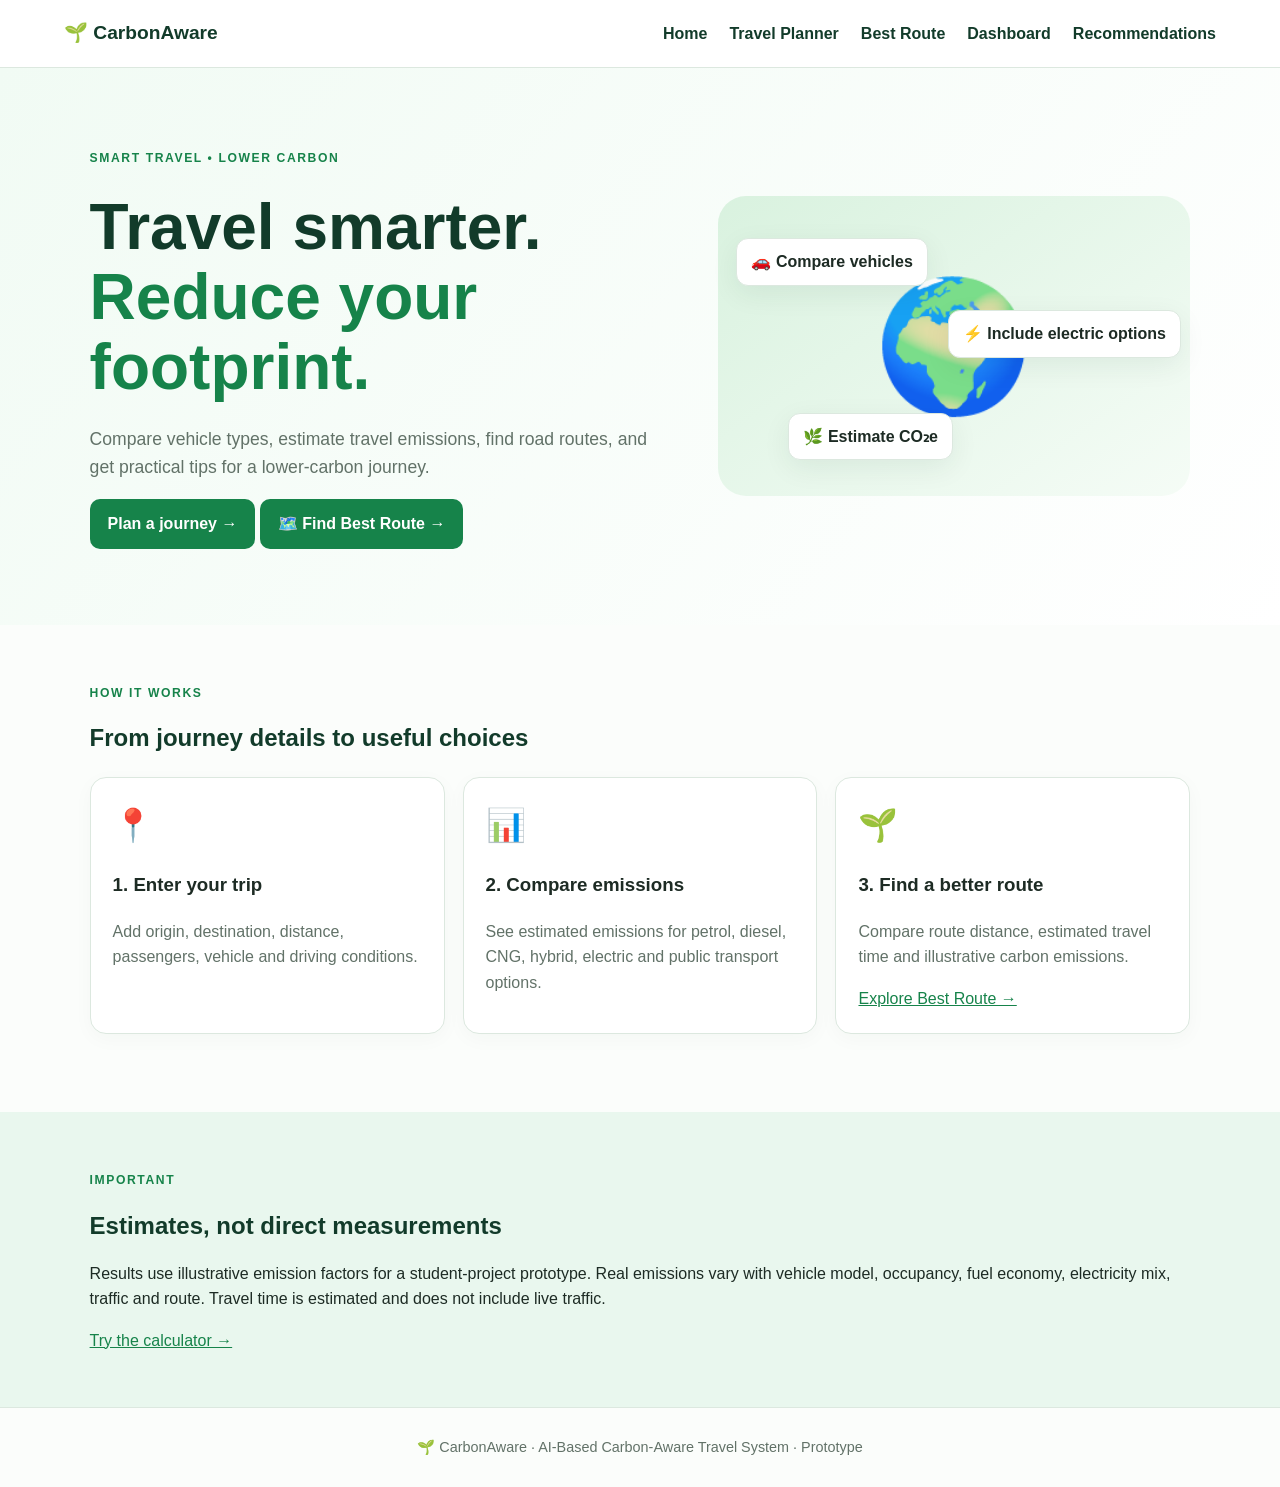
<file: index.html>
<!doctype html>
<html lang="en">
<head>
  <meta charset="utf-8">
  <meta name="viewport" content="width=device-width, initial-scale=1">
  <title>CarbonAware | Smart Travel Planner</title>
  <link rel="stylesheet" href="style.css">
</head>

<body>
  <nav class="nav">
    <a class="brand" href="index.html">🌱 CarbonAware</a>
    <div>
      <a href="index.html">Home</a>
      <a href="pages/calculator.html">Travel Planner</a>
      <a href="pages/best-route.html">Best Route</a>
      <a href="pages/dashboard.html">Dashboard</a>
      <a href="pages/recommendations.html">Recommendations</a>
    </div>
  </nav>

  <header class="hero">
    <div>
      <span class="eyebrow">SMART TRAVEL • LOWER CARBON</span>
      <h1>Travel smarter.<br><span>Reduce your footprint.</span></h1>
      <p>
        Compare vehicle types, estimate travel emissions, find road routes,
        and get practical tips for a lower-carbon journey.
      </p>
      <a class="btn" href="pages/calculator.html">Plan a journey →</a>
      <a class="btn" href="pages/best-route.html">🗺️ Find Best Route →</a>
    </div>

    <div class="hero-art">
      <div class="earth">🌍</div>
      <div class="float f1">🚗 Compare vehicles</div>
      <div class="float f2">⚡ Include electric options</div>
      <div class="float f3">🌿 Estimate CO₂e</div>
    </div>
  </header>

  <section class="section">
    <span class="eyebrow">HOW IT WORKS</span>
    <h2>From journey details to useful choices</h2>

    <div class="cards three">
      <article class="card">
        <div class="big-icon">📍</div>
        <h3>1. Enter your trip</h3>
        <p>
          Add origin, destination, distance, passengers, vehicle
          and driving conditions.
        </p>
      </article>

      <article class="card">
        <div class="big-icon">📊</div>
        <h3>2. Compare emissions</h3>
        <p>
          See estimated emissions for petrol, diesel, CNG, hybrid,
          electric and public transport options.
        </p>
      </article>

      <article class="card">
        <div class="big-icon">🌱</div>
        <h3>3. Find a better route</h3>
        <p>
          Compare route distance, estimated travel time and
          illustrative carbon emissions.
        </p>
        <a class="text-link" href="pages/best-route.html">
          Explore Best Route →
        </a>
      </article>
    </div>
  </section>

  <section class="section soft">
    <span class="eyebrow">IMPORTANT</span>
    <h2>Estimates, not direct measurements</h2>
    <p>
      Results use illustrative emission factors for a student-project
      prototype. Real emissions vary with vehicle model, occupancy,
      fuel economy, electricity mix, traffic and route. Travel time
      is estimated and does not include live traffic.
    </p>
    <a class="text-link" href="pages/calculator.html">Try the calculator →</a>
  </section>

  <footer>
    🌱 CarbonAware · AI-Based Carbon-Aware Travel System · Prototype
  </footer>

  <script src="script.js"></script>
</body>
</html>
</file>
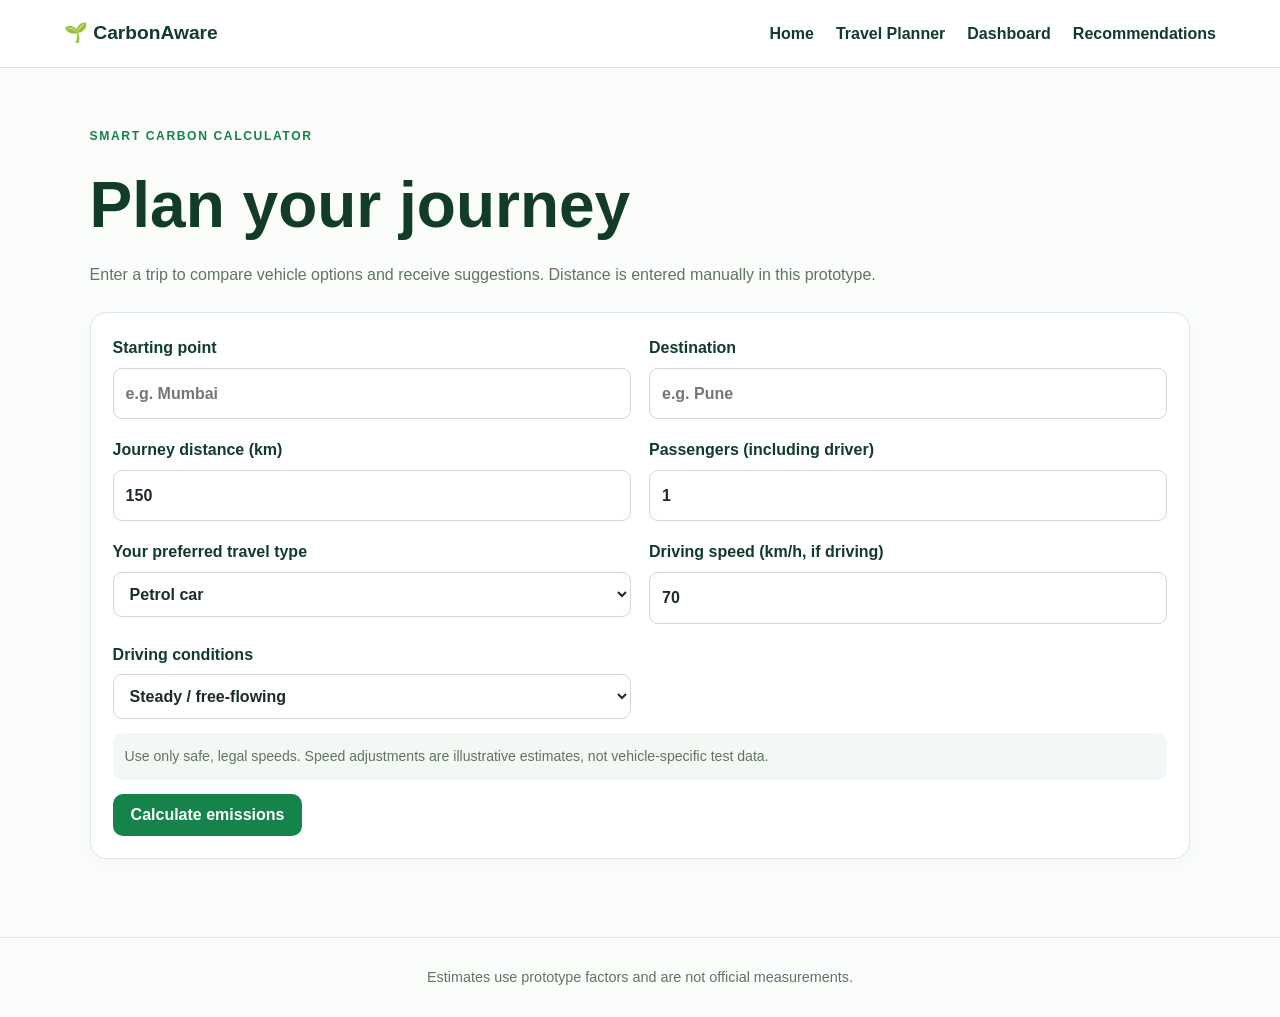
<file: pages/calculator.html>
<!doctype html>
<html lang="en"><head><meta charset="utf-8"><meta name="viewport" content="width=device-width,initial-scale=1"><title>Travel Planner | CarbonAware</title><link rel="stylesheet" href="../style.css"></head><body>
<nav class="nav"><a class="brand" href="../index.html">🌱 CarbonAware</a><div><a href="../index.html">Home</a><a href="calculator.html">Travel Planner</a><a href="dashboard.html">Dashboard</a><a href="recommendations.html">Recommendations</a></div></nav>
<main class="section"><span class="eyebrow">SMART CARBON CALCULATOR</span><h1>Plan your journey</h1><p class="muted">Enter a trip to compare vehicle options and receive suggestions. Distance is entered manually in this prototype.</p>
<form id="tripForm" class="panel">
<div class="form-grid">
<label>Starting point<input id="from" required placeholder="e.g. Mumbai"></label><label>Destination<input id="to" required placeholder="e.g. Pune"></label>
<label>Journey distance (km)<input id="distance" type="number" min="1" max="5000" required value="150"></label>
<label>Passengers (including driver)<input id="passengers" type="number" min="1" max="80" value="1" required></label>
<label>Your preferred travel type<select id="mode"><option value="petrolCar">Petrol car</option><option value="dieselCar">Diesel car</option><option value="cngCar">CNG car</option><option value="hybridCar">Hybrid car</option><option value="electricCar">Electric car (EV)</option><option value="petrolBike">Petrol bike</option><option value="electricScooter">Electric scooter</option><option value="dieselBus">Diesel bus</option><option value="cngBus">CNG bus</option><option value="electricBus">Electric bus</option><option value="train">Train</option><option value="flight">Flight</option></select></label>
<label>Driving speed (km/h, if driving)<input id="speed" type="number" min="10" max="120" value="70"></label>
<label>Driving conditions<select id="conditions"><option value="steady">Steady / free-flowing</option><option value="mixed">Mixed traffic</option><option value="heavy">Heavy stop-start traffic</option></select></label>
</div><p class="note">Use only safe, legal speeds. Speed adjustments are illustrative estimates, not vehicle-specific test data.</p><button class="btn" type="submit">Calculate emissions</button></form>
<div id="results" class="hidden">
<div class="result-head"><div><span class="eyebrow">YOUR ESTIMATE</span><h2 id="tripTitle">Journey results</h2></div><span class="pill" id="selectedLabel"></span></div>
<div class="stats"><article class="stat"><span>Chosen option</span><strong id="chosenEmission">—</strong><small>kg CO₂e / trip</small></article><article class="stat"><span>Lowest estimate</span><strong id="lowestEmission">—</strong><small id="lowestName">—</small></article><article class="stat"><span>Potential difference</span><strong id="saving">—</strong><small>vs. chosen option</small></article></div>
<h2>Compare all options</h2><div id="comparison" class="cards three"></div>
<div class="panel"><h2>🚘 If you prefer your chosen vehicle</h2><p id="driveTips"></p><h3>Route-planning guidance</h3><p id="routeTips"></p><p class="note">This prototype does not identify live road names, traffic or fastest/greenest route. A routing service and API key are needed for genuine route alternatives.</p></div>
<div class="actions"><a class="btn" href="dashboard.html">Open dashboard →</a><a class="btn secondary" href="recommendations.html">View recommendations →</a></div>
</div></main><footer>Estimates use prototype factors and are not official measurements.</footer><script src="../script.js"></script></body></html>
</file>
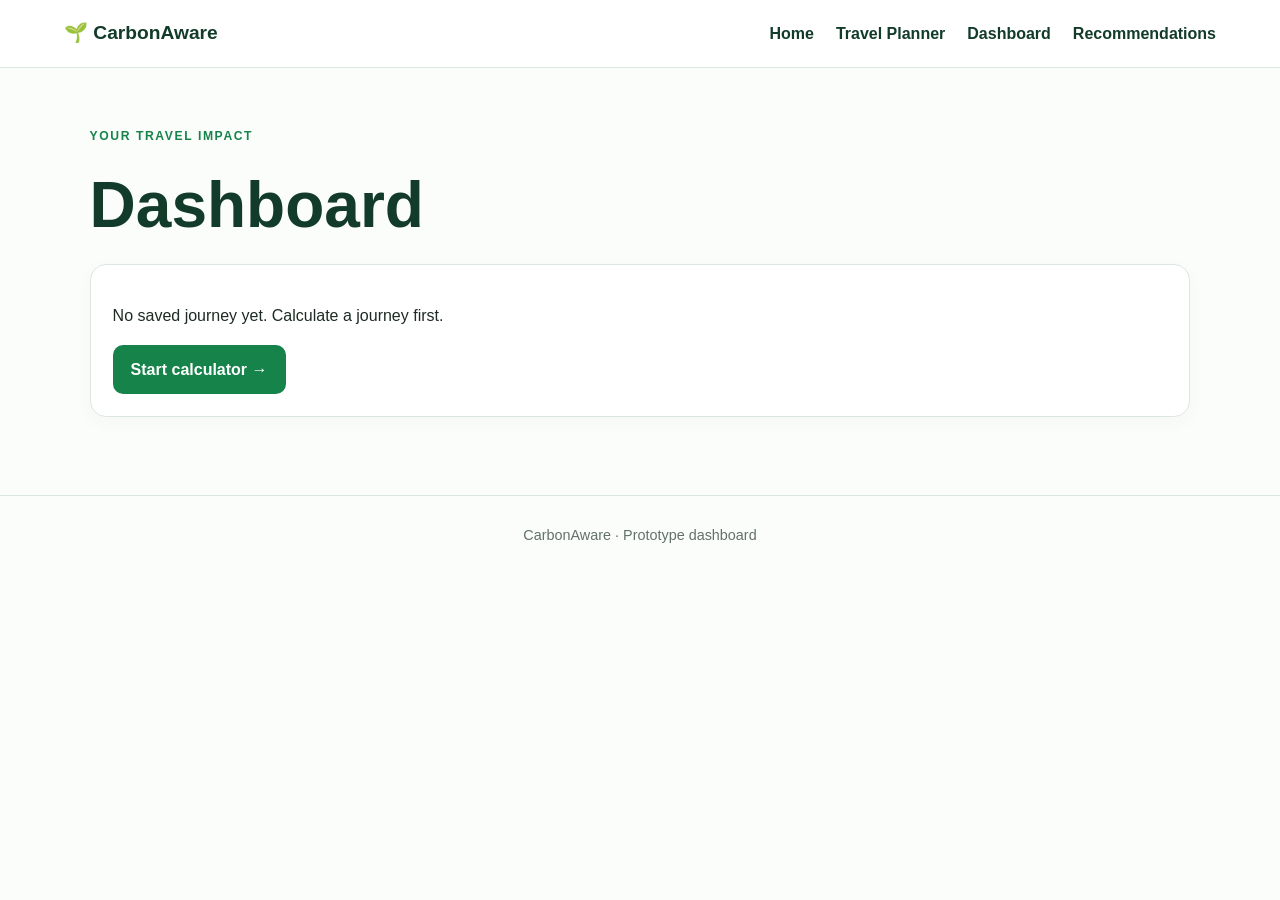
<file: pages/dashboard.html>
<!doctype html><html lang="en"><head><meta charset="utf-8"><meta name="viewport" content="width=device-width,initial-scale=1"><title>Dashboard | CarbonAware</title><link rel="stylesheet" href="../style.css"></head><body><nav class="nav"><a class="brand" href="../index.html">🌱 CarbonAware</a><div><a href="../index.html">Home</a><a href="calculator.html">Travel Planner</a><a href="dashboard.html">Dashboard</a><a href="recommendations.html">Recommendations</a></div></nav><main class="section"><span class="eyebrow">YOUR TRAVEL IMPACT</span><h1>Dashboard</h1><div id="dashEmpty" class="panel"><p>No saved journey yet. Calculate a journey first.</p><a class="btn" href="calculator.html">Start calculator →</a></div><div id="dashContent" class="hidden"><div class="stats"><article class="stat"><span>Chosen option</span><strong id="dChosen">—</strong><small>kg CO₂e / trip</small></article><article class="stat"><span>Lowest estimate</span><strong id="dLowest">—</strong><small id="dLowestName">—</small></article><article class="stat"><span>Potential difference</span><strong id="dSaving">—</strong><small>kg CO₂e</small></article></div><div class="panel"><h2>Emission comparison</h2><div id="dashBars"></div></div><a class="btn" href="recommendations.html">View trip advice →</a></div></main><footer>CarbonAware · Prototype dashboard</footer><script src="../script.js"></script></body></html>
</file>
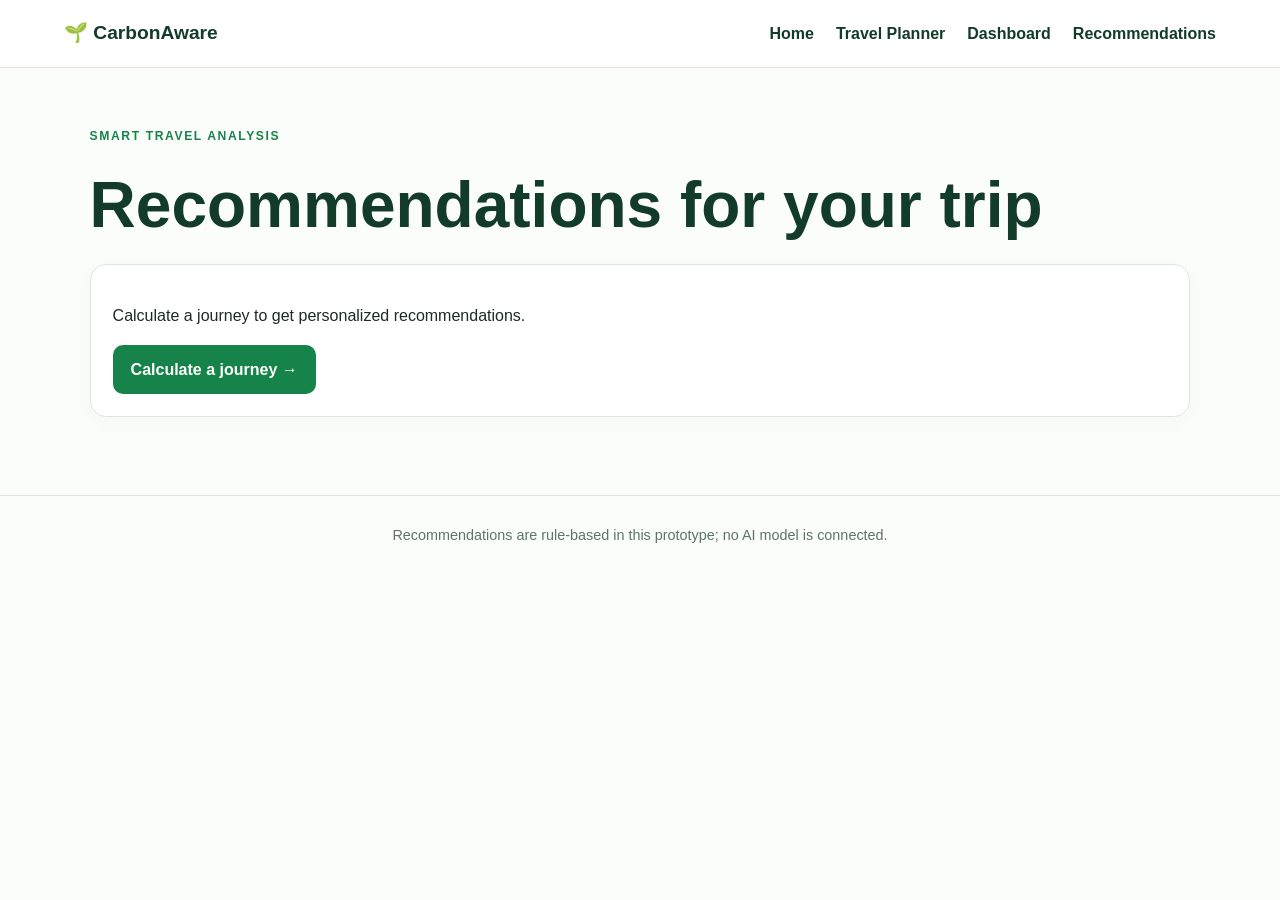
<file: pages/recommendations.html>
<!doctype html><html lang="en"><head><meta charset="utf-8"><meta name="viewport" content="width=device-width,initial-scale=1"><title>Recommendations | CarbonAware</title><link rel="stylesheet" href="../style.css"></head><body><nav class="nav"><a class="brand" href="../index.html">🌱 CarbonAware</a><div><a href="../index.html">Home</a><a href="calculator.html">Travel Planner</a><a href="dashboard.html">Dashboard</a><a href="recommendations.html">Recommendations</a></div></nav><main class="section"><span class="eyebrow">SMART TRAVEL ANALYSIS</span><h1>Recommendations for your trip</h1><div id="recEmpty" class="panel"><p>Calculate a journey to get personalized recommendations.</p><a class="btn" href="calculator.html">Calculate a journey →</a></div><div id="recContent" class="panel hidden"><h2 id="recTitle">Your recommendation</h2><p id="recSummary"></p><h3>How to reduce emissions</h3><ul id="recTips"></ul><h3>About the estimate</h3><p id="recCaveat" class="muted"></p><a class="btn" href="calculator.html">Compare another trip →</a></div></main><footer>Recommendations are rule-based in this prototype; no AI model is connected.</footer><script src="../script.js"></script></body></html>
</file>
<file: style.css>
/* =========================
   1. GLOBAL STYLES
========================= */

* {
    box-sizing: border-box;
}

:root {
    --green: #16834a;
    --dark: #123b2a;
    --mint: #e9f7ee;
    --text: #1d2b24;
    --muted: #627268;
    --line: #dce8df;
}

body {
    margin: 0;
    font-family: Inter, "Segoe UI", Arial, sans-serif;
    color: var(--text);
    background: #fbfdfb;
    line-height: 1.6;
}

/* =========================
   2. NAVIGATION BAR
========================= */

.nav {
    display: flex;
    justify-content: space-between;
    align-items: center;
    gap: 20px;
    flex-wrap: wrap;
    padding: 18px clamp(18px, 5vw, 72px);
    border-bottom: 1px solid var(--line);
    background: #fff;
}

.nav div {
    display: flex;
    gap: 22px;
    flex-wrap: wrap;
}

.nav a {
    color: var(--dark);
    text-decoration: none;
    font-weight: 600;
}

.nav a:hover,
.text-link {
    color: var(--green);
}

.brand {
    font-size: 1.2rem;
    font-weight: 800 !important;
}

/* =========================
   3. HERO SECTION
========================= */

.hero {
    display: grid;
    grid-template-columns: 1.1fr 0.9fr;
    align-items: center;
    gap: 50px;
    padding: 76px clamp(18px, 7vw, 100px);
    background: linear-gradient(130deg, #f1fbf4, #fff);
}

h1 {
    margin: 0.35em 0;
    color: var(--dark);
    font-size: clamp(2.2rem, 5vw, 4rem);
    line-height: 1.1;
}

h1 span {
    color: var(--green);
}

h2 {
    color: var(--dark);
    line-height: 1.2;
}

.hero p {
    max-width: 620px;
    color: var(--muted);
    font-size: 1.1rem;
}

.eyebrow {
    color: var(--green);
    font-size: 0.76rem;
    font-weight: 800;
    letter-spacing: 0.13em;
}

/* =========================
   4. BUTTONS
========================= */

.btn {
    display: inline-block;
    padding: 12px 18px;
    border: 0;
    border-radius: 10px;
    background: var(--green);
    color: white;
    text-decoration: none;
    font-size: 1rem;
    font-weight: 750;
    cursor: pointer;
}

.btn:hover {
    background: #0f6939;
}

.btn.secondary {
    background: #e8f4eb;
    color: var(--dark);
}

/* =========================
   5. HERO ILLUSTRATION
========================= */

.hero-art {
    position: relative;
    display: flex;
    align-items: center;
    justify-content: center;
    min-height: 300px;
    border-radius: 28px;
    background: linear-gradient(145deg, #d9f2df, #f5fcf6);
}

.earth {
    font-size: 8rem;
}

.float {
    position: absolute;
    padding: 10px 14px;
    border: 1px solid var(--line);
    border-radius: 12px;
    background: #fff;
    box-shadow: 0 8px 28px #123b2a12;
    font-weight: 700;
}

.f1 {
    top: 14%;
    left: 4%;
}

.f2 {
    top: 38%;
    right: 2%;
}

.f3 {
    bottom: 12%;
    left: 15%;
}

/* =========================
   6. SECTIONS
========================= */

.section {
    max-width: 1400px;
    margin: auto;
    padding: 54px clamp(18px, 7vw, 100px);
}

.soft {
    max-width: none;
    padding-right: max(18px, 7vw);
    padding-left: max(18px, 7vw);
    background: var(--mint);
}

/* =========================
   7. CARDS AND PANELS
========================= */

.cards {
    display: grid;
    gap: 18px;
    margin: 24px 0;
}

.cards.three {
    grid-template-columns: repeat(3, minmax(0, 1fr));
}

.card,
.panel,
.stat {
    padding: 22px;
    border: 1px solid var(--line);
    border-radius: 16px;
    background: #fff;
    box-shadow: 0 5px 20px #123b2a08;
}

.panel {
    margin: 24px 0;
}

.big-icon {
    font-size: 2rem;
}

.muted,
.card p,
small {
    color: var(--muted);
}

/* =========================
   8. FORMS
========================= */

.form-grid {
    display: grid;
    grid-template-columns: repeat(2, minmax(0, 1fr));
    gap: 18px;
}

.form-grid label {
    color: var(--dark);
    font-weight: 700;
}

input,
select {
    display: block;
    width: 100%;
    margin-top: 7px;
    padding: 12px;
    border: 1px solid #cbd9ce;
    border-radius: 9px;
    background: white;
    color: var(--text);
    font: inherit;
}

input:focus,
select:focus {
    outline: 2px solid #a8dfb8;
    border-color: var(--green);
}

.note {
    padding: 12px;
    border-radius: 9px;
    background: #f4f8f4;
    color: var(--muted);
    font-size: 0.88rem;
}

.hidden {
    display: none !important;
}

/* =========================
   9. RESULTS AND STATISTICS
========================= */

.result-head {
    display: flex;
    justify-content: space-between;
    align-items: center;
    gap: 20px;
    flex-wrap: wrap;
}

.pill {
    padding: 8px 12px;
    border-radius: 99px;
    background: var(--mint);
    color: var(--green);
    font-weight: 800;
}

.stats {
    display: grid;
    grid-template-columns: repeat(3, minmax(0, 1fr));
    gap: 16px;
    margin: 20px 0;
}

.stat span,
.stat small {
    display: block;
}

.stat strong {
    display: block;
    margin: 8px 0;
    color: var(--green);
    font-size: 1.8rem;
}

.result-card h3 {
    margin: 6px 0;
}

.result-card .emission {
    color: var(--dark);
    font-size: 1.45rem;
    font-weight: 800;
}

/* =========================
   10. COMPARISON BARS
========================= */

.bar-row {
    margin: 16px 0;
}

.bar-label {
    display: flex;
    justify-content: space-between;
    gap: 12px;
    font-weight: 700;
}

.bar-bg {
    height: 12px;
    overflow: hidden;
    border-radius: 99px;
    background: #edf3ee;
}

.bar-fill {
    height: 100%;
    border-radius: 99px;
    background: var(--green);
}

/* =========================
   11. ACTIONS AND FOOTER
========================= */

.actions {
    display: flex;
    gap: 12px;
    flex-wrap: wrap;
    margin: 24px 0;
}

ul {
    padding-left: 22px;
}

li {
    margin: 8px 0;
}

footer {
    padding: 28px 18px;
    border-top: 1px solid var(--line);
    color: var(--muted);
    text-align: center;
    font-size: 0.9rem;
}

/* =========================
   12. RESPONSIVE DESIGN
========================= */

@media (max-width: 760px) {
    .hero {
        grid-template-columns: 1fr;
        padding-top: 48px;
    }

    .hero-art {
        min-height: 240px;
    }

    .cards.three,
    .stats,
    .form-grid {
        grid-template-columns: 1fr;
    }

    .nav {
        align-items: flex-start;
    }

    .nav div {
        gap: 12px;
    }
}
</file>
